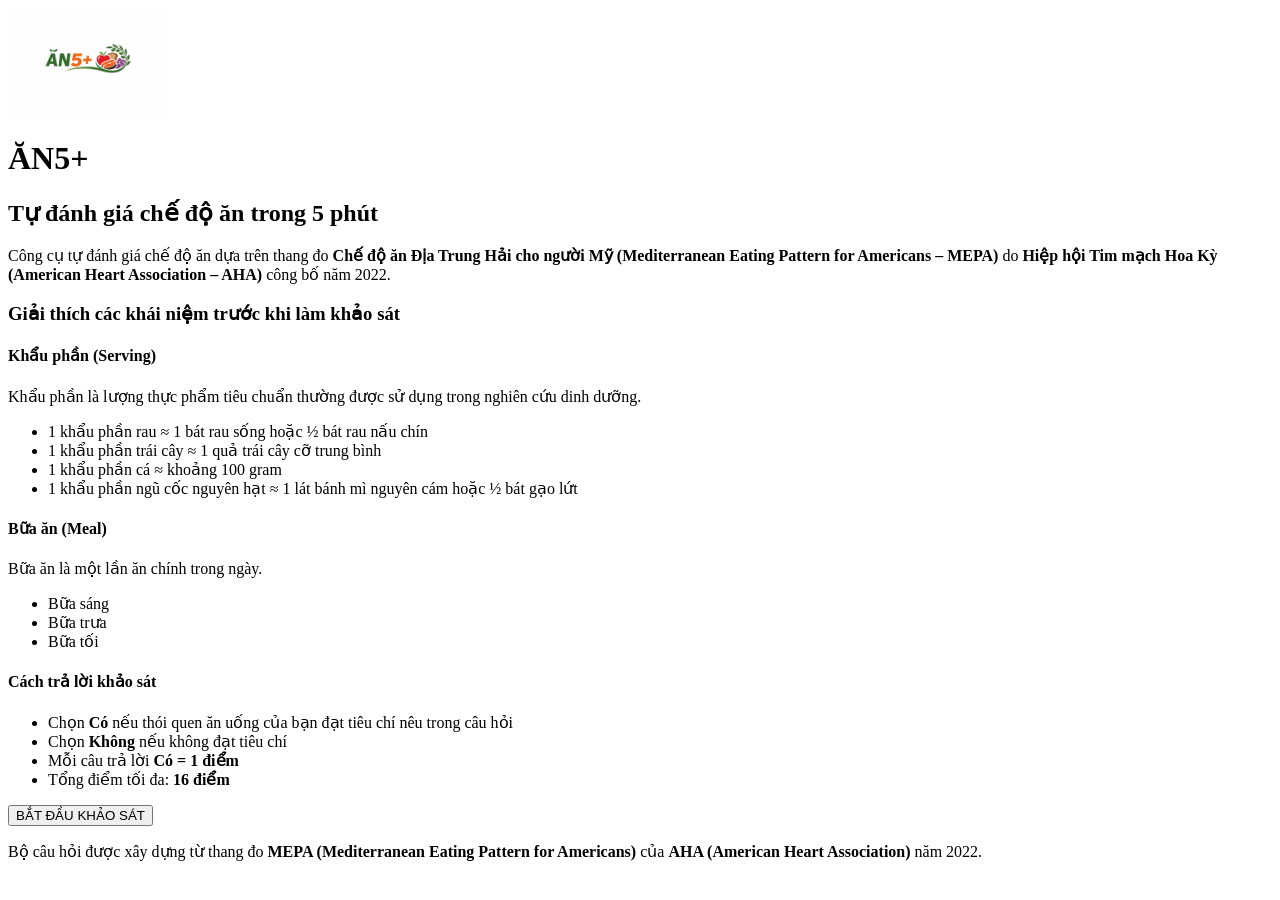
<file: index.html>
<!DOCTYPE html>
<html lang="vi">

<head>

<meta charset="UTF-8">

<title>ĂN5+ | Tự đánh giá chế độ ăn trong 5 phút</title>

<link rel="stylesheet" href="style.css">

</head>

<body>

<div class="container">

<img src="logo-an5plus.png" width="160">

<h1>ĂN5+</h1>

<h2>Tự đánh giá chế độ ăn trong 5 phút</h2>

<p class="intro">

Công cụ tự đánh giá chế độ ăn dựa trên thang đo
<b>Chế độ ăn Địa Trung Hải cho người Mỹ
(Mediterranean Eating Pattern for Americans – MEPA)</b>
do
<b>Hiệp hội Tim mạch Hoa Kỳ
(American Heart Association – AHA)</b>
công bố năm 2022.

</p>

<h3>Giải thích các khái niệm trước khi làm khảo sát</h3>

<div class="box">

<h4>Khẩu phần (Serving)</h4>

<p>

Khẩu phần là lượng thực phẩm tiêu chuẩn thường được sử dụng trong nghiên cứu dinh dưỡng.

</p>

<ul>

<li>1 khẩu phần rau ≈ 1 bát rau sống hoặc ½ bát rau nấu chín</li>

<li>1 khẩu phần trái cây ≈ 1 quả trái cây cỡ trung bình</li>

<li>1 khẩu phần cá ≈ khoảng 100 gram</li>

<li>1 khẩu phần ngũ cốc nguyên hạt ≈ 1 lát bánh mì nguyên cám hoặc ½ bát gạo lứt</li>

</ul>

</div>

<div class="box">

<h4>Bữa ăn (Meal)</h4>

<p>

Bữa ăn là một lần ăn chính trong ngày.

</p>

<ul>

<li>Bữa sáng</li>
<li>Bữa trưa</li>
<li>Bữa tối</li>

</ul>

</div>

<div class="box">

<h4>Cách trả lời khảo sát</h4>

<ul>

<li>Chọn <b>Có</b> nếu thói quen ăn uống của bạn đạt tiêu chí nêu trong câu hỏi</li>

<li>Chọn <b>Không</b> nếu không đạt tiêu chí</li>

<li>Mỗi câu trả lời <b>Có = 1 điểm</b></li>

<li>Tổng điểm tối đa: <b>16 điểm</b></li>

</ul>

</div>

<a href="khaosat.html">

<button class="startbtn">

BẮT ĐẦU KHẢO SÁT

</button>

</a>

<p class="note">

Bộ câu hỏi được xây dựng từ thang đo
<b>MEPA (Mediterranean Eating Pattern for Americans)</b>
của
<b>AHA (American Heart Association)</b> năm 2022.

</p>

</div>

</body>

</html>
</file>
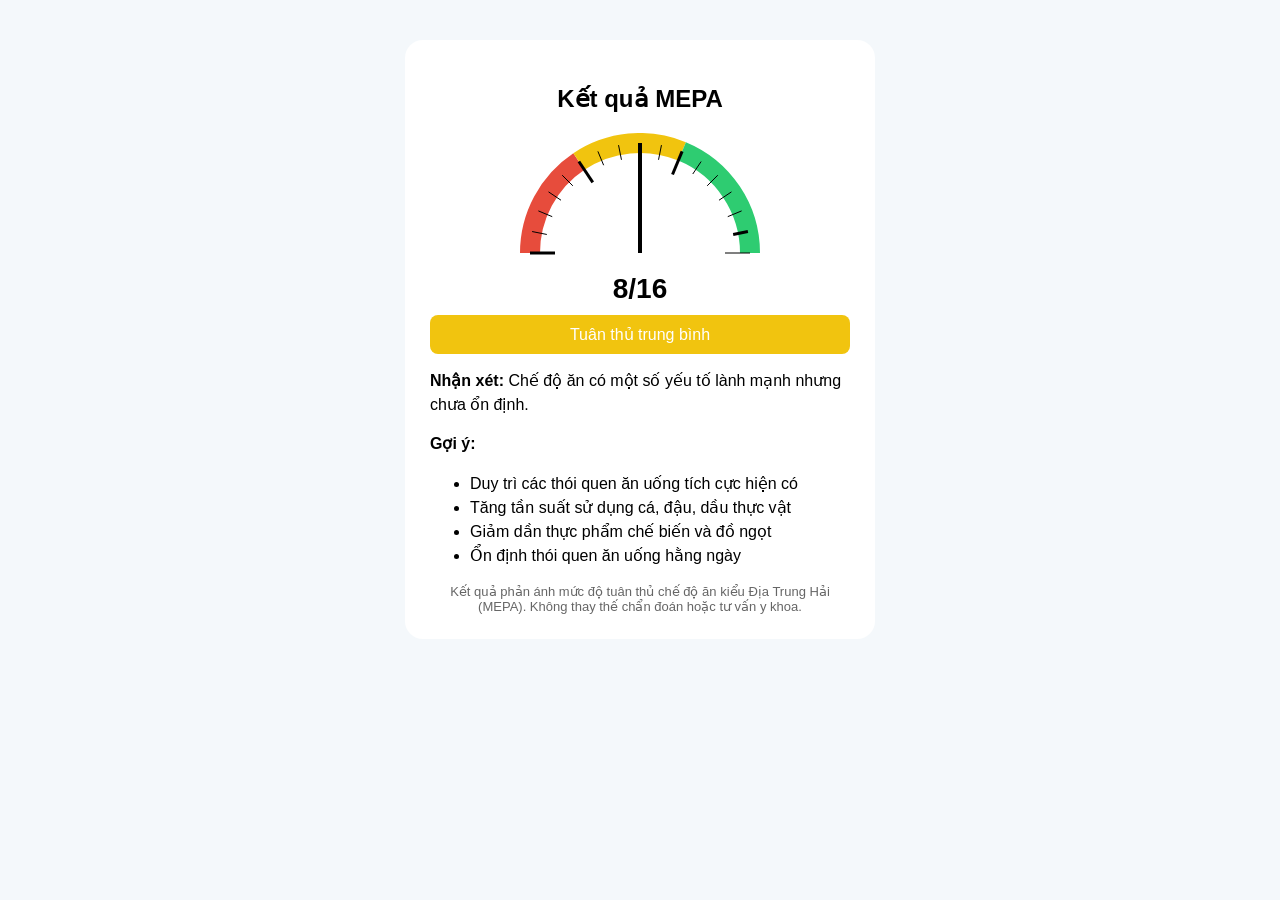
<file: ketqua.html>
<!DOCTYPE html>
<html lang="vi">
<head>
<meta charset="UTF-8">
<title>Kết quả MEPA - ĂN5+</title>

<style>
body {
    font-family: Arial;
    background: #f4f8fb;
    text-align: center;
}

.container {
    max-width: 420px;
    margin: 40px auto;
    background: white;
    padding: 25px;
    border-radius: 18px;
}

.needle {
    position: absolute;
    width: 4px;
    height: 110px;
    background: black;
    left: 50%;
    bottom: 20px;
    transform-origin: bottom;
    transition: 0.8s;
}

.score {
    font-size: 28px;
    font-weight: bold;
}

.level {
    margin-top: 10px;
    padding: 10px;
    color: white;
    border-radius: 8px;
}

.comment, .suggestion {
    margin-top: 15px;
    text-align: left;
    line-height: 1.5;
}

.disclaimer {
    margin-top: 15px;
    font-size: 13px;
    color: #666;
}
</style>
</head>

<body>

<div class="container">

<h2>Kết quả MEPA</h2>

<div style="position:relative; width:260px; height:140px; margin:auto;">
<svg id="gauge" width="260" height="140"></svg>
<div id="needle" class="needle"></div>
</div>

<div id="score" class="score"></div>
<div id="level" class="level"></div>

<div id="comment" class="comment"></div>
<div id="suggestion" class="suggestion"></div>

<div class="disclaimer">
Kết quả phản ánh mức độ tuân thủ chế độ ăn kiểu Địa Trung Hải (MEPA). 
Không thay thế chẩn đoán hoặc tư vấn y khoa.
</div>

</div>

<script>

// ===== CONFIG =====
const cx = 130, cy = 120, r = 110;

function getPoint(value){
    let angle = Math.PI * (value / 16);
    return {
        x: cx - r * Math.cos(angle),
        y: cy - r * Math.sin(angle)
    };
}

const svg = document.getElementById("gauge");

// ===== DRAW ARC =====
function drawArc(start, end, color){
    let s = getPoint(start);
    let e = getPoint(end);

    let path = document.createElementNS("http://www.w3.org/2000/svg","path");
    path.setAttribute("d", `M ${s.x} ${s.y} A ${r} ${r} 0 0 1 ${e.x} ${e.y}`);
    path.setAttribute("stroke", color);
    path.setAttribute("stroke-width", "20");
    path.setAttribute("fill", "none");

    svg.appendChild(path);
}

// 🔴🟡🟢 CHUẨN
drawArc(0,5,"#e74c3c");
drawArc(5,10,"#f1c40f");
drawArc(10,16,"#2ecc71");

// ===== TICKS =====
for(let i=0;i<=16;i++){

    let o = getPoint(i);
    let innerR = (i===0||i===5||i===10||i===16)?85:95;

    let angle = Math.PI*(i/16);

    let inn = {
        x: cx - innerR*Math.cos(angle),
        y: cy - innerR*Math.sin(angle)
    };

    let line = document.createElementNS("http://www.w3.org/2000/svg","line");
    line.setAttribute("x1",o.x);
    line.setAttribute("y1",o.y);
    line.setAttribute("x2",inn.x);
    line.setAttribute("y2",inn.y);
    line.setAttribute("stroke","#000");
    line.setAttribute("stroke-width",(i%5===0)?3:1);

    svg.appendChild(line);
}

// ===== SCORE =====
let params = new URLSearchParams(window.location.search);
let diem = parseInt(params.get("score"));

if(isNaN(diem)){
    diem = parseInt(localStorage.getItem("diemMEPA"));
}
if(isNaN(diem)) diem = 8;

document.getElementById("score").innerText = diem + "/16";

// ===== NEEDLE =====
let angleDeg = -90 + (diem/16)*180;
document.getElementById("needle").style.transform =
    `translateX(-50%) rotate(${angleDeg}deg)`;

// ===== COMMENT + SUGGESTION =====
let level = document.getElementById("level");
let comment = document.getElementById("comment");
let suggestion = document.getElementById("suggestion");

if(diem <= 5){
    level.innerText = "Tuân thủ thấp";
    level.style.background = "#e74c3c";

    comment.innerHTML = "<b>Nhận xét:</b> Chế độ ăn hiện tại chưa phù hợp với khuyến nghị dinh dưỡng có lợi cho sức khỏe tim mạch.";

    suggestion.innerHTML = "<b>Gợi ý:</b><ul>\
    <li>Tăng ít nhất 2–3 khẩu phần rau và trái cây mỗi ngày</li>\
    <li>Ưu tiên cá, đậu, ngũ cốc nguyên hạt</li>\
    <li>Hạn chế thịt đỏ, đồ chiên, đồ ngọt</li>\
    <li>Bắt đầu thay đổi từng bước nhỏ để dễ duy trì</li>\
    </ul>";
}
else if(diem <= 10){
    level.innerText = "Tuân thủ trung bình";
    level.style.background = "#f1c40f";

    comment.innerHTML = "<b>Nhận xét:</b> Chế độ ăn có một số yếu tố lành mạnh nhưng chưa ổn định.";

    suggestion.innerHTML = "<b>Gợi ý:</b><ul>\
    <li>Duy trì các thói quen ăn uống tích cực hiện có</li>\
    <li>Tăng tần suất sử dụng cá, đậu, dầu thực vật</li>\
    <li>Giảm dần thực phẩm chế biến và đồ ngọt</li>\
    <li>Ổn định thói quen ăn uống hằng ngày</li>\
    </ul>";
}
else{
    level.innerText = "Tuân thủ cao";
    level.style.background = "#2ecc71";

    comment.innerHTML = "<b>Nhận xét:</b> Chế độ ăn phù hợp với mô hình dinh dưỡng có lợi cho sức khỏe tim mạch.";

    suggestion.innerHTML = "<b>Gợi ý:</b><ul>\
    <li>Tiếp tục duy trì chế độ ăn hiện tại</li>\
    <li>Đa dạng hóa thực phẩm lành mạnh</li>\
    <li>Kết hợp hoạt động thể lực thường xuyên</li>\
    <li>Duy trì thói quen lâu dài để phòng bệnh</li>\
    </ul>";
}

</script>

</body>
</html>
</file>
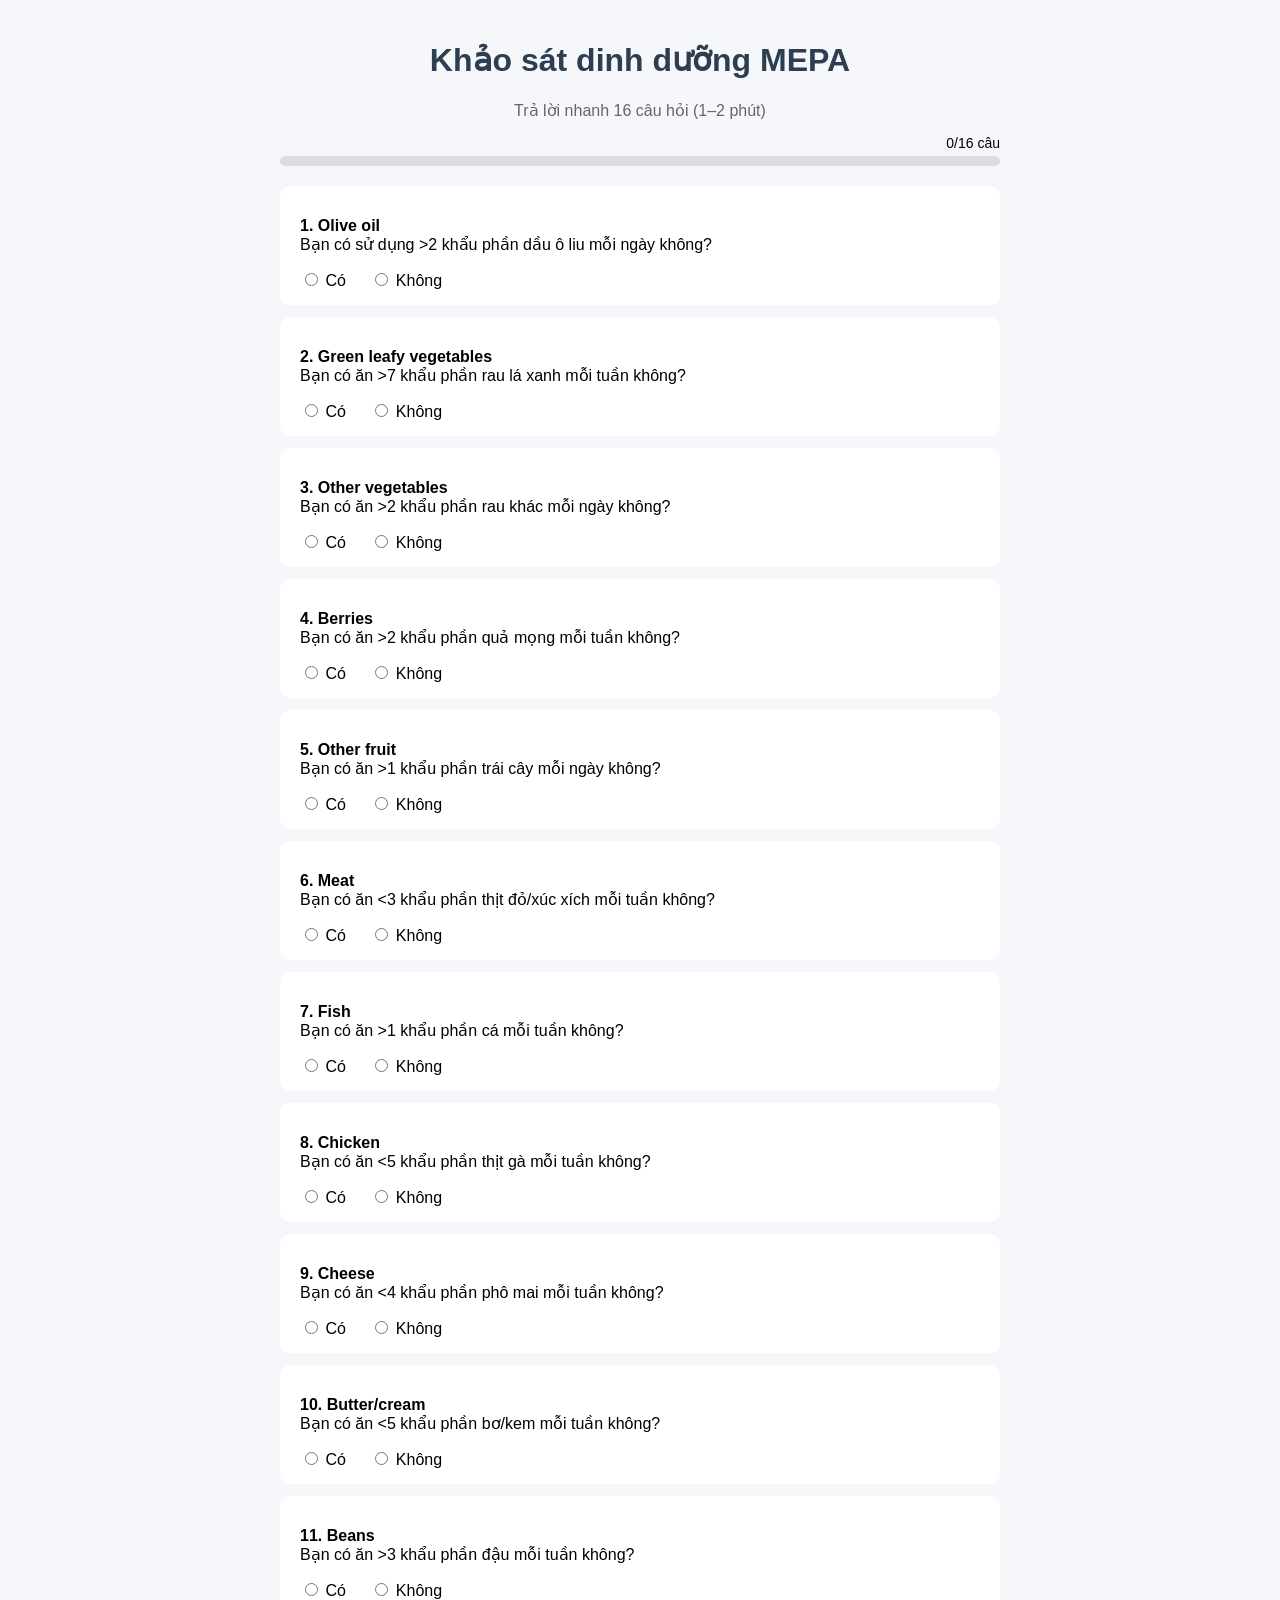
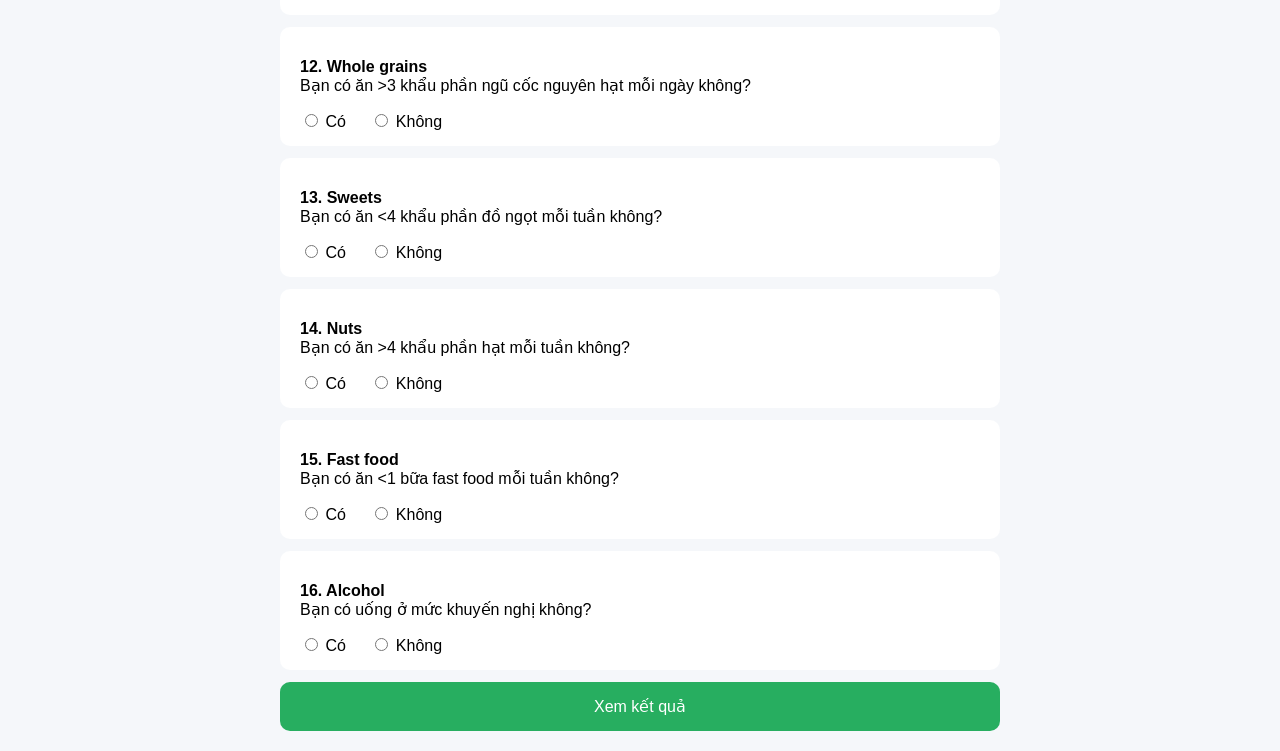
<file: khaosat.html>
<!DOCTYPE html>
<html lang="vi">
<head>
<meta charset="UTF-8">
<title>ĂN5+ - Khảo sát MEPA</title>
<meta name="viewport" content="width=device-width, initial-scale=1.0">

<style>
body {
  font-family: Arial, sans-serif;
  background: #f5f7fa;
  margin: 0;
}

.container {
  max-width: 720px;
  margin: auto;
  padding: 20px;
}

h1 {
  text-align: center;
  color: #2c3e50;
}

.desc {
  text-align: center;
  color: #666;
  margin-bottom: 15px;
}

/* Progress */
.progress-text {
  text-align: right;
  font-size: 14px;
  margin-bottom: 5px;
}

.progress-box {
  background: #ddd;
  border-radius: 10px;
  overflow: hidden;
  height: 10px;
  margin-bottom: 20px;
}

.progress-bar {
  height: 100%;
  width: 0%;
  background: #27ae60;
  transition: 0.3s;
}

/* Question */
.question {
  background: white;
  padding: 15px;
  margin-bottom: 12px;
  border-radius: 10px;
  border-left: 5px solid transparent;
}

.question.unanswered {
  border-left: 5px solid red;
  background: #fff5f5;
}

.options label {
  margin-right: 20px;
  cursor: pointer;
}

/* Button */
button {
  width: 100%;
  padding: 15px;
  font-size: 16px;
  border: none;
  border-radius: 10px;
  background: #27ae60;
  color: white;
  cursor: pointer;
}

.warning {
  color: red;
  text-align: center;
  margin-bottom: 15px;
  display: none;
  font-weight: bold;
}
</style>
</head>

<body>

<div class="container">
<h1>Khảo sát dinh dưỡng MEPA</h1>
<div class="desc">Trả lời nhanh 16 câu hỏi (1–2 phút)</div>

<div class="progress-text" id="progressText">0/16 câu</div>
<div class="progress-box">
  <div class="progress-bar" id="progressBar"></div>
</div>

<div class="warning" id="warning">
⚠️ Vui lòng trả lời đầy đủ 16 câu hỏi
</div>

<form id="surveyForm">

<!-- 1 -->
<div class="question">
<p><b>1. Olive oil</b><br>
Bạn có sử dụng >2 khẩu phần dầu ô liu mỗi ngày không?</p>
<div class="options">
<label><input type="radio" name="q1" value="1"> Có</label>
<label><input type="radio" name="q1" value="0"> Không</label>
</div>
</div>

<!-- 2 -->
<div class="question">
<p><b>2. Green leafy vegetables</b><br>
Bạn có ăn >7 khẩu phần rau lá xanh mỗi tuần không?</p>
<div class="options">
<label><input type="radio" name="q2" value="1"> Có</label>
<label><input type="radio" name="q2" value="0"> Không</label>
</div>
</div>

<!-- 3 -->
<div class="question">
<p><b>3. Other vegetables</b><br>
Bạn có ăn >2 khẩu phần rau khác mỗi ngày không?</p>
<div class="options">
<label><input type="radio" name="q3" value="1"> Có</label>
<label><input type="radio" name="q3" value="0"> Không</label>
</div>
</div>

<!-- 4 -->
<div class="question">
<p><b>4. Berries</b><br>
Bạn có ăn >2 khẩu phần quả mọng mỗi tuần không?</p>
<div class="options">
<label><input type="radio" name="q4" value="1"> Có</label>
<label><input type="radio" name="q4" value="0"> Không</label>
</div>
</div>

<!-- 5 -->
<div class="question">
<p><b>5. Other fruit</b><br>
Bạn có ăn >1 khẩu phần trái cây mỗi ngày không?</p>
<div class="options">
<label><input type="radio" name="q5" value="1"> Có</label>
<label><input type="radio" name="q5" value="0"> Không</label>
</div>
</div>

<!-- 6 -->
<div class="question">
<p><b>6. Meat</b><br>
Bạn có ăn &lt;3 khẩu phần thịt đỏ/xúc xích mỗi tuần không?</p>
<div class="options">
<label><input type="radio" name="q6" value="1"> Có</label>
<label><input type="radio" name="q6" value="0"> Không</label>
</div>
</div>

<!-- 7 -->
<div class="question">
<p><b>7. Fish</b><br>
Bạn có ăn >1 khẩu phần cá mỗi tuần không?</p>
<div class="options">
<label><input type="radio" name="q7" value="1"> Có</label>
<label><input type="radio" name="q7" value="0"> Không</label>
</div>
</div>

<!-- 8 -->
<div class="question">
<p><b>8. Chicken</b><br>
Bạn có ăn &lt;5 khẩu phần thịt gà mỗi tuần không?</p>
<div class="options">
<label><input type="radio" name="q8" value="1"> Có</label>
<label><input type="radio" name="q8" value="0"> Không</label>
</div>
</div>

<!-- 9 -->
<div class="question">
<p><b>9. Cheese</b><br>
Bạn có ăn &lt;4 khẩu phần phô mai mỗi tuần không?</p>
<div class="options">
<label><input type="radio" name="q9" value="1"> Có</label>
<label><input type="radio" name="q9" value="0"> Không</label>
</div>
</div>

<!-- 10 -->
<div class="question">
<p><b>10. Butter/cream</b><br>
Bạn có ăn &lt;5 khẩu phần bơ/kem mỗi tuần không?</p>
<div class="options">
<label><input type="radio" name="q10" value="1"> Có</label>
<label><input type="radio" name="q10" value="0"> Không</label>
</div>
</div>

<!-- 11 -->
<div class="question">
<p><b>11. Beans</b><br>
Bạn có ăn >3 khẩu phần đậu mỗi tuần không?</p>
<div class="options">
<label><input type="radio" name="q11" value="1"> Có</label>
<label><input type="radio" name="q11" value="0"> Không</label>
</div>
</div>

<!-- 12 -->
<div class="question">
<p><b>12. Whole grains</b><br>
Bạn có ăn >3 khẩu phần ngũ cốc nguyên hạt mỗi ngày không?</p>
<div class="options">
<label><input type="radio" name="q12" value="1"> Có</label>
<label><input type="radio" name="q12" value="0"> Không</label>
</div>
</div>

<!-- 13 -->
<div class="question">
<p><b>13. Sweets</b><br>
Bạn có ăn &lt;4 khẩu phần đồ ngọt mỗi tuần không?</p>
<div class="options">
<label><input type="radio" name="q13" value="1"> Có</label>
<label><input type="radio" name="q13" value="0"> Không</label>
</div>
</div>

<!-- 14 -->
<div class="question">
<p><b>14. Nuts</b><br>
Bạn có ăn >4 khẩu phần hạt mỗi tuần không?</p>
<div class="options">
<label><input type="radio" name="q14" value="1"> Có</label>
<label><input type="radio" name="q14" value="0"> Không</label>
</div>
</div>

<!-- 15 -->
<div class="question">
<p><b>15. Fast food</b><br>
Bạn có ăn &lt;1 bữa fast food mỗi tuần không?</p>
<div class="options">
<label><input type="radio" name="q15" value="1"> Có</label>
<label><input type="radio" name="q15" value="0"> Không</label>
</div>
</div>

<!-- 16 -->
<div class="question">
<p><b>16. Alcohol</b><br>
Bạn có uống ở mức khuyến nghị không?</p>
<div class="options">
<label><input type="radio" name="q16" value="1"> Có</label>
<label><input type="radio" name="q16" value="0"> Không</label>
</div>
</div>

<button type="button" onclick="submitForm()">Xem kết quả</button>

</form>
</div>

<script>
const total = 16;

function updateProgress() {
  const answered = document.querySelectorAll('input[type=radio]:checked').length;
  document.getElementById('progressText').innerText = answered + "/" + total + " câu";
  document.getElementById('progressBar').style.width = (answered / total * 100) + "%";
}

document.addEventListener("change", function(e) {
  if (e.target.type === "radio") updateProgress();
});

function submitForm() {
  let questions = document.querySelectorAll(".question");
  let firstMissing = null;

  questions.forEach(q => {
    let checked = q.querySelector('input:checked');
    if (!checked) {
      q.classList.add("unanswered");
      if (!firstMissing) firstMissing = q;
    } else {
      q.classList.remove("unanswered");
    }
  });

  if (firstMissing) {
    document.getElementById("warning").style.display = "block";
    firstMissing.scrollIntoView({behavior:"smooth",block:"center"});
    return;
  }

  let score = 0;
  document.querySelectorAll('input:checked').forEach(i => {
    score += parseInt(i.value);
  });

  window.location.href = "ketqua.html?score=" + score;
}
</script>

</body>
</html>
</file>
